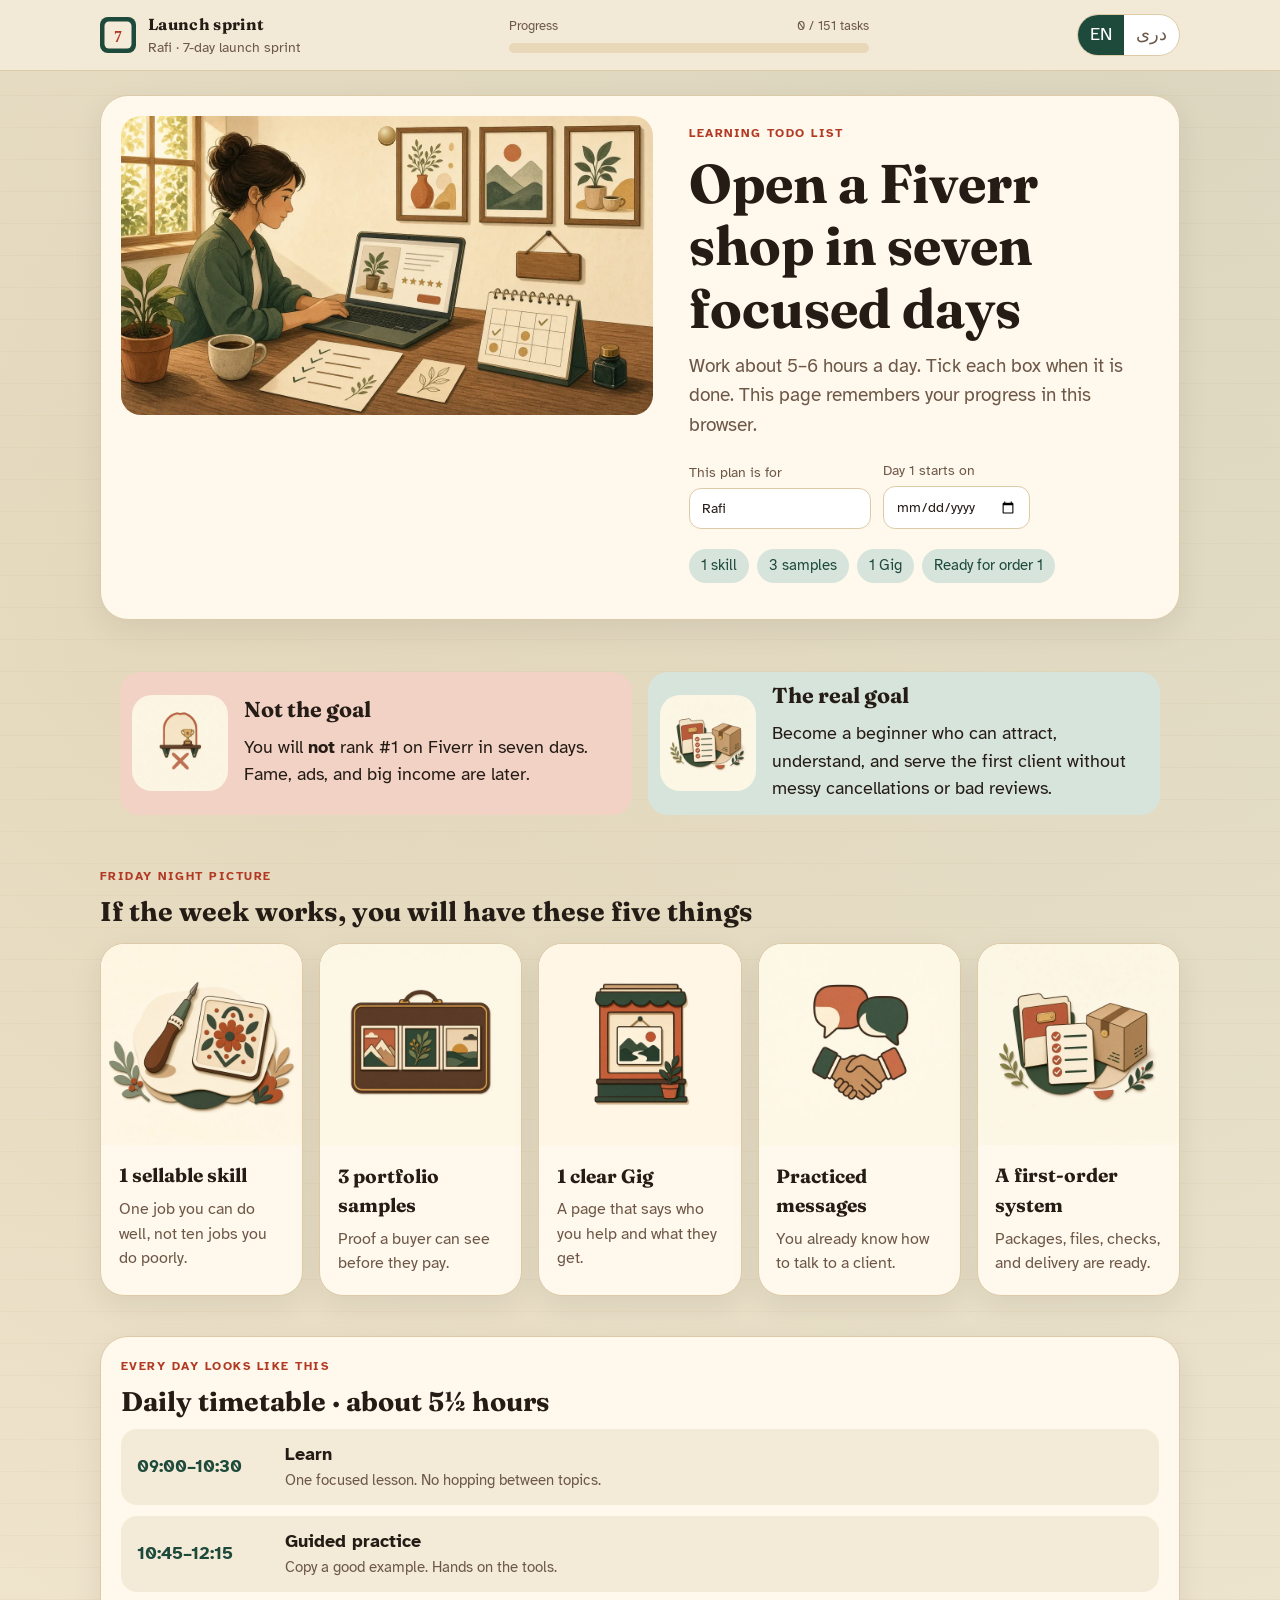
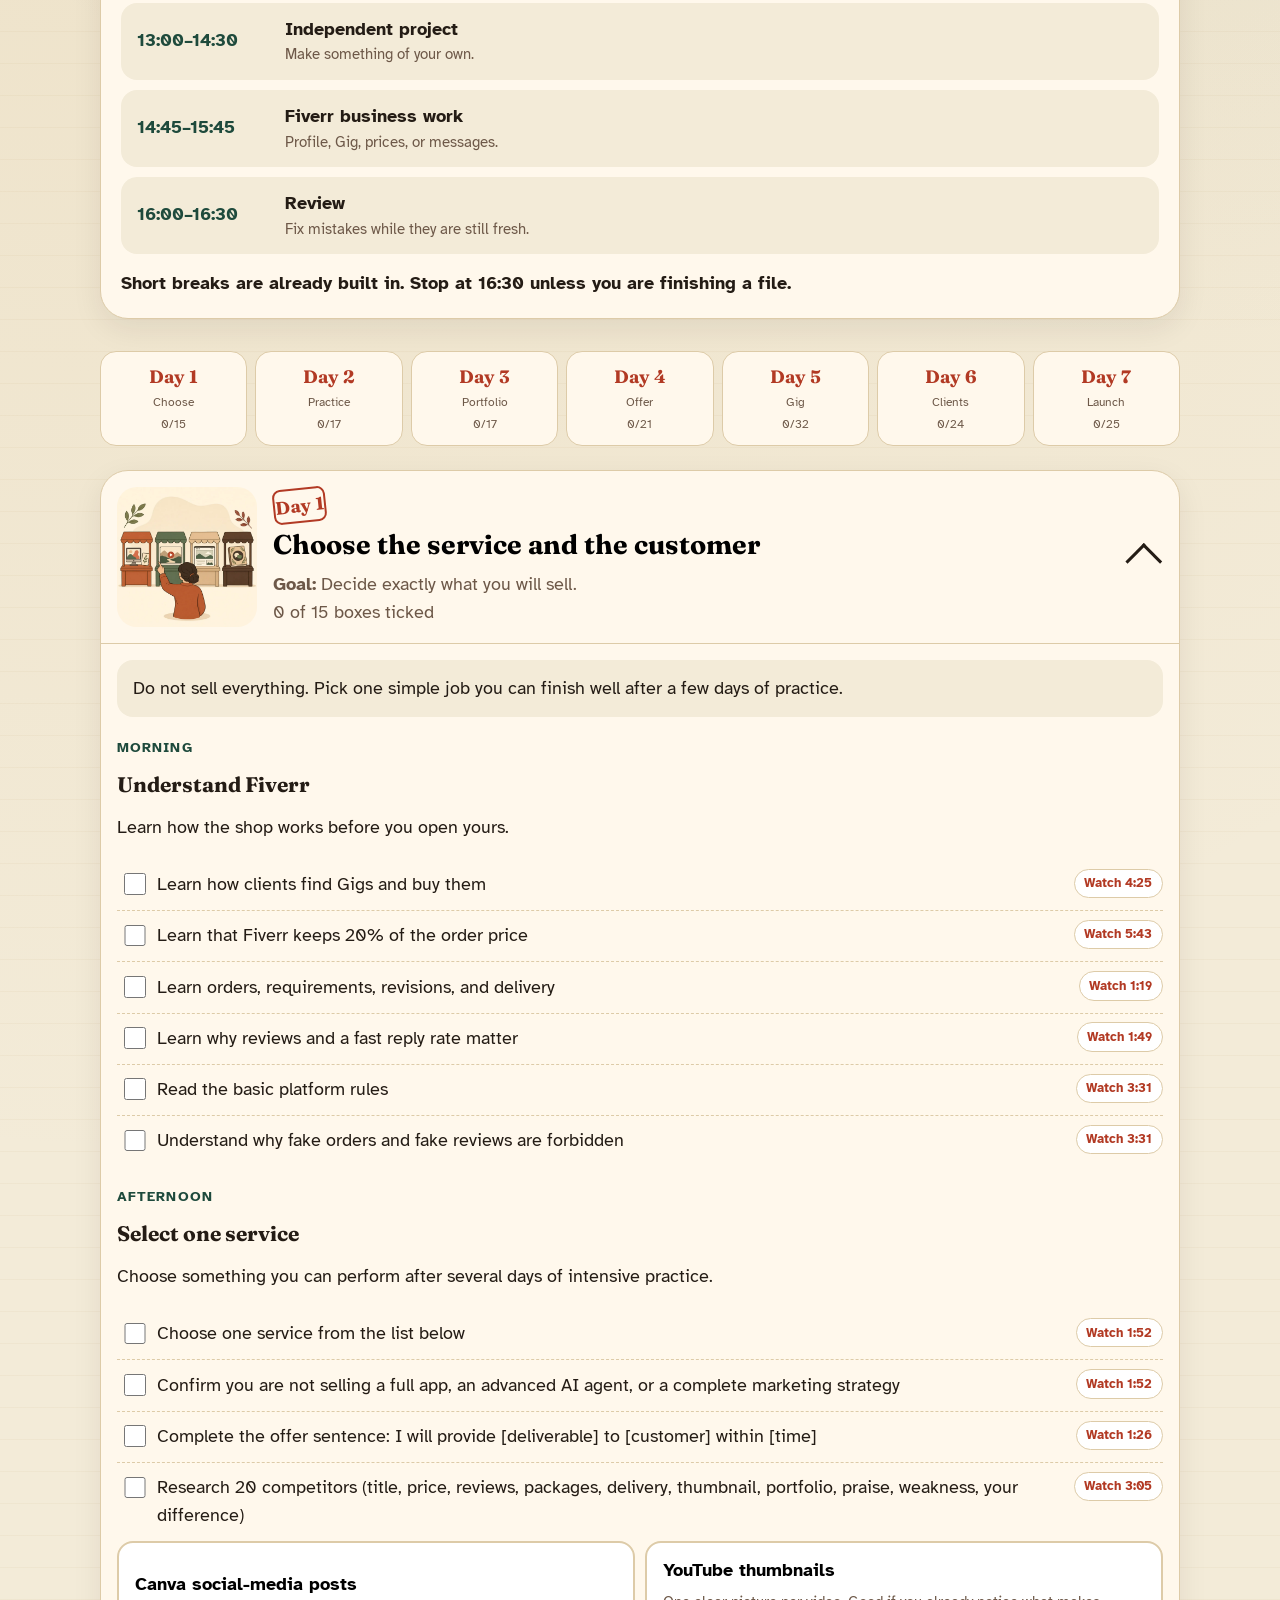
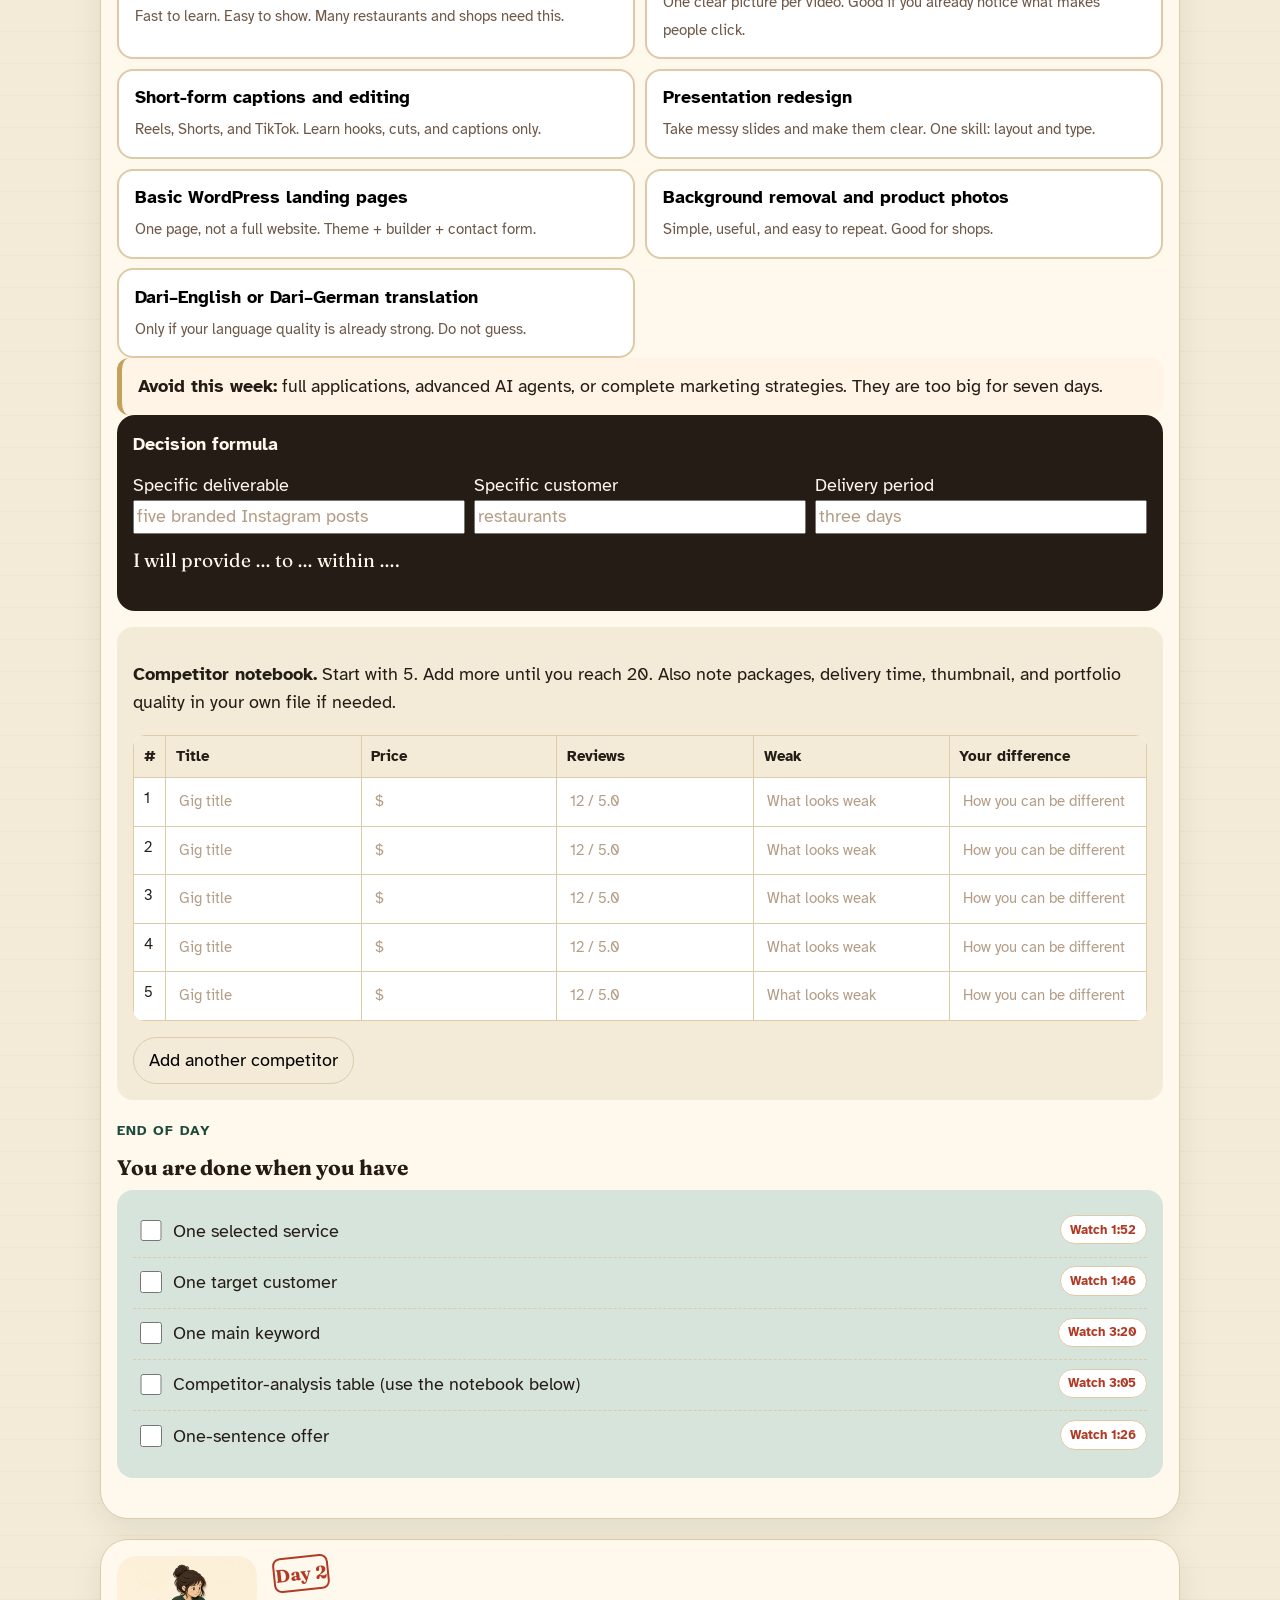
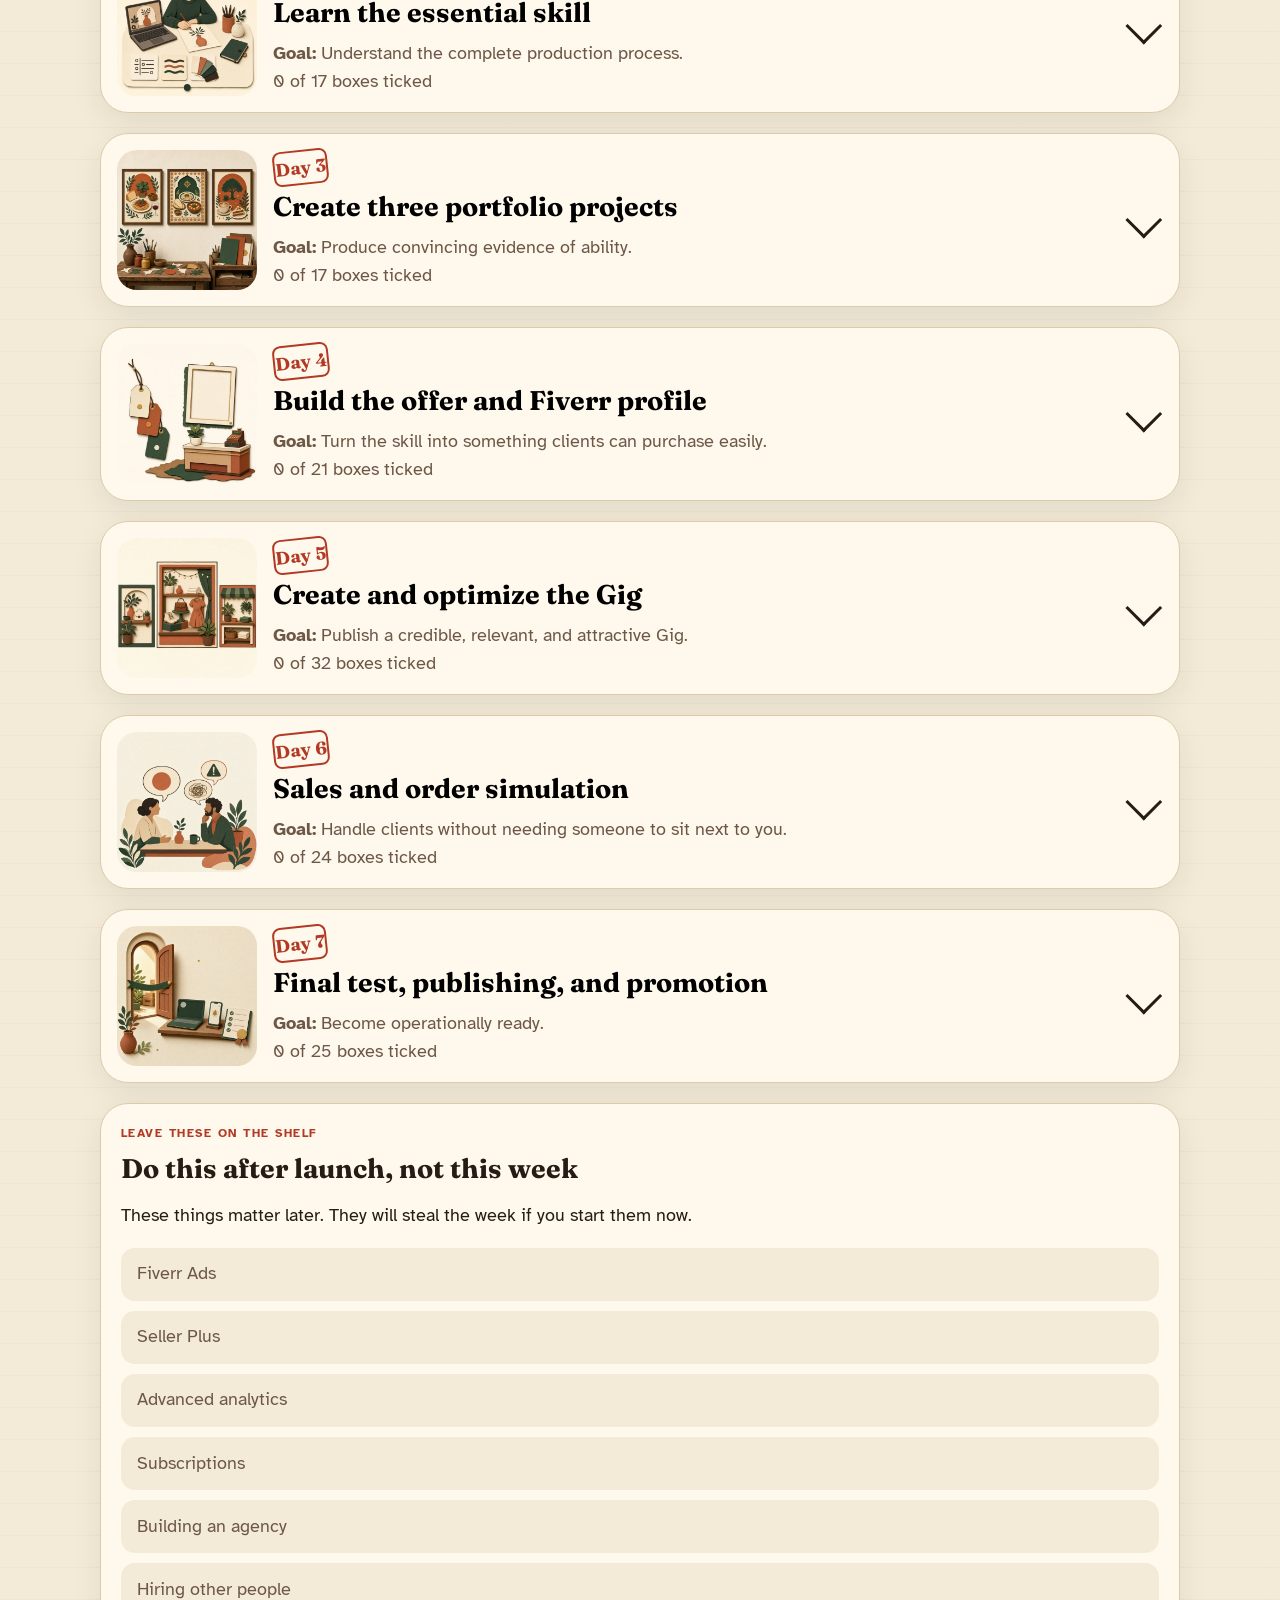
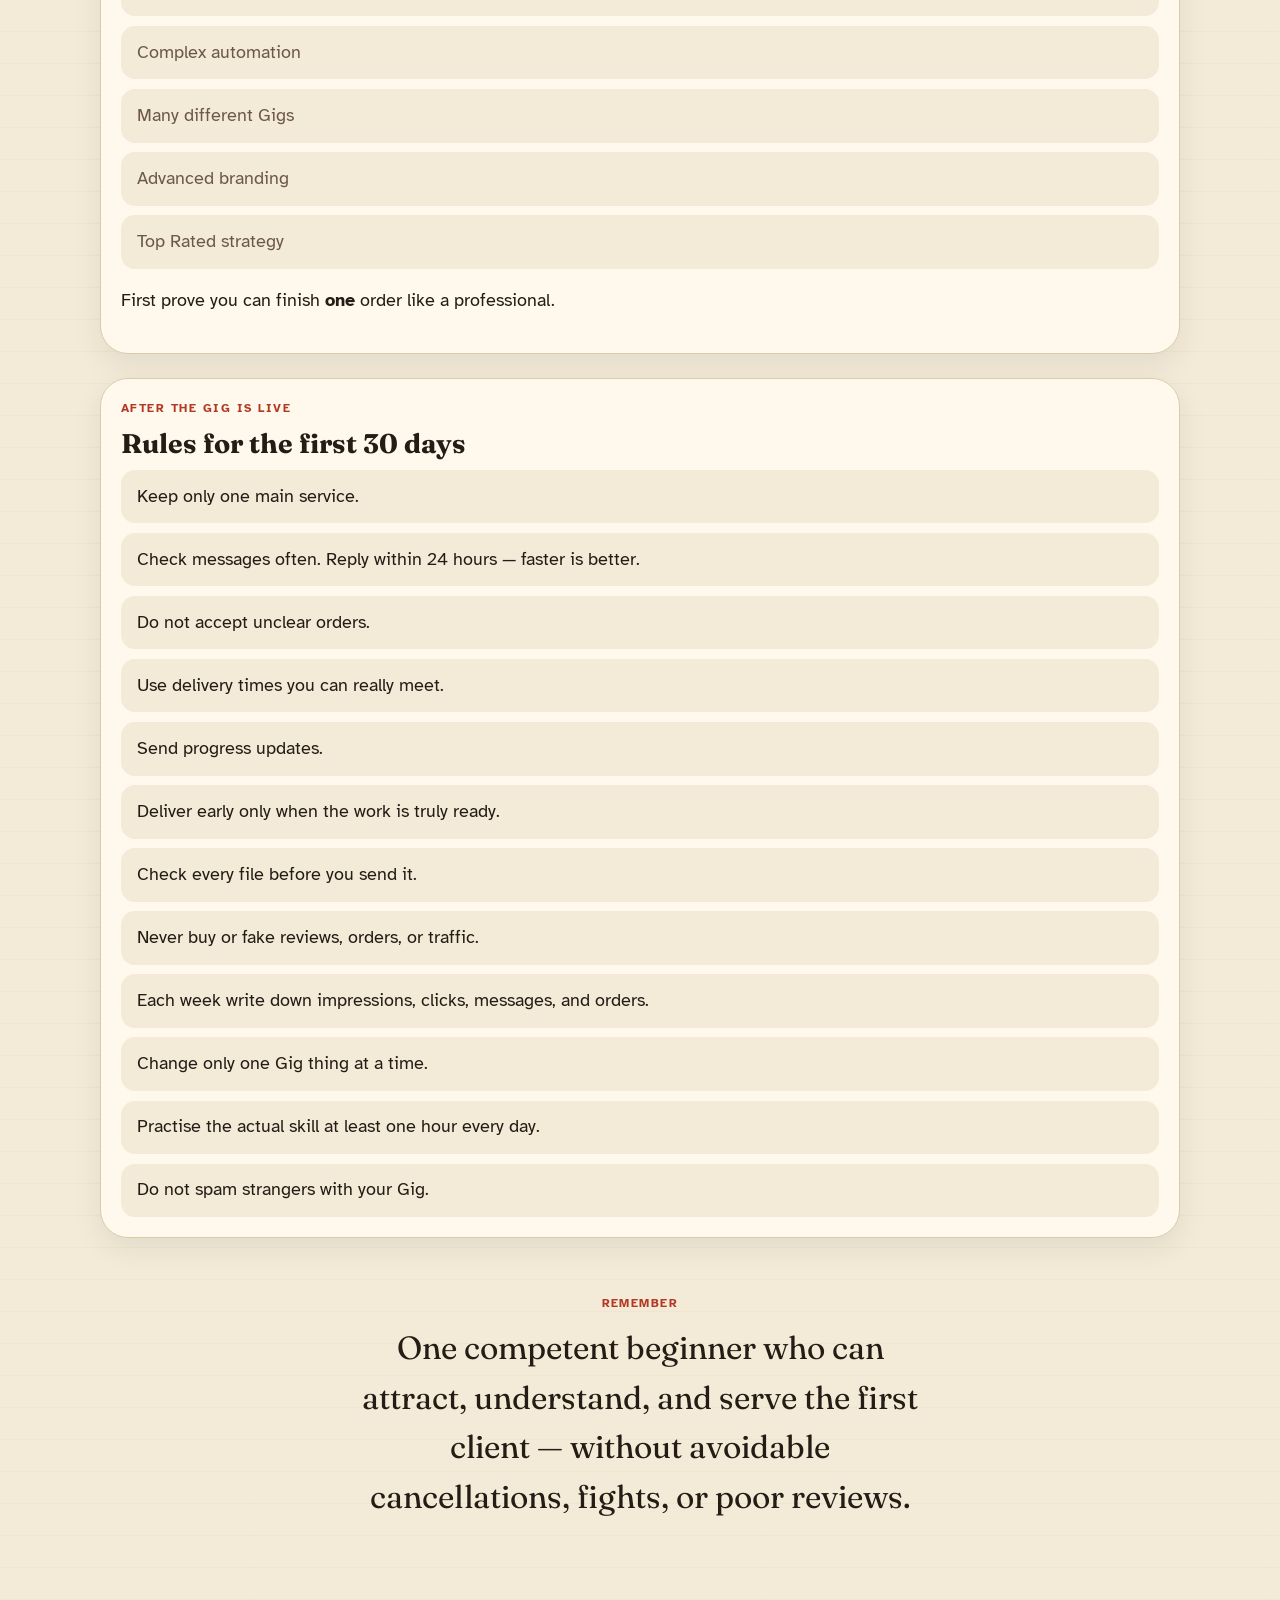
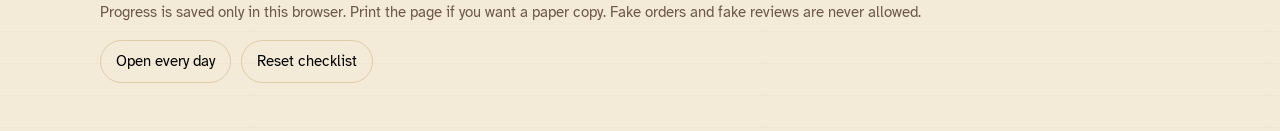
<file: index.html>
<!DOCTYPE html>
<html lang="en">
<head>
  <meta charset="utf-8">
  <meta name="viewport" content="width=device-width, initial-scale=1">
  <title>7-Day Fiverr Launch Sprint — Illustrated Checklist</title>
  <meta name="description" content="A simple one-week learning checklist: one sellable skill, three portfolio samples, one Fiverr Gig, and a system ready for the first order.">
  <meta name="theme-color" content="#1e4a3c">
  <link rel="icon" href="favicon.svg" type="image/svg+xml">
  <link rel="preconnect" href="https://fonts.googleapis.com">
  <link rel="preconnect" href="https://fonts.gstatic.com" crossorigin>
  <link href="https://fonts.googleapis.com/css2?family=Atkinson+Hyperlegible:ital,wght@0,400;0,700;1,400&family=Fraunces:opsz,wght@9..144,560;9..144,700&family=Vazirmatn:wght@400;500;700&display=swap" rel="stylesheet">
  <link rel="stylesheet" href="styles.css">
</head>
<body>
  <a class="skip" href="#week" data-i18n="skip">Skip to the 7-day plan</a>

  <header class="topbar">
    <div class="wrap topbar-inner">
      <div class="brand">
        <svg width="36" height="36" viewBox="0 0 64 64" aria-hidden="true">
          <rect width="64" height="64" rx="14" fill="#1E4A3C"/>
          <rect x="8" y="8" width="48" height="48" rx="8" fill="#F4EBD8"/>
          <text x="32" y="44" text-anchor="middle" font-family="Georgia, serif" font-size="28" font-weight="700" fill="#B23A24">7</text>
        </svg>
        <div>
          <strong data-i18n="brand">Launch sprint</strong>
          <span id="learner-label">A one-week checklist</span>
        </div>
      </div>
      <div class="progress-block">
        <div class="progress-label">
          <span data-i18n="progress">Progress</span>
          <span id="progress-text">0 / 0</span>
        </div>
        <div class="progress" aria-hidden="true"><span id="progress-bar"></span></div>
      </div>
      <div class="lang-switch" role="group" aria-label="Language" data-i18n-aria="langLabel">
        <button type="button" data-lang="en" aria-pressed="true">EN</button>
        <button type="button" data-lang="prs" aria-pressed="false">دری</button>
      </div>
    </div>
  </header>

  <main class="wrap">
    <section class="hero">
      <div class="hero-art">
        <span class="pin" aria-hidden="true"></span>
        <img src="assets/hero-workshop.webp" width="1280" height="720" alt="A freelancer at a workshop desk with a laptop, checklist, calendar, and three sample designs on the wall">
      </div>
      <div class="hero-copy">
        <p class="kicker" data-i18n="kickerTodo">Learning todo list</p>
        <h1 data-i18n="heroTitle">Open a Fiverr shop in seven focused days</h1>
        <p class="lede" data-i18n="heroLede">Work about 5–6 hours a day. Tick each box when it is done. This page remembers your progress in this browser.</p>
        <div class="learner">
          <label><span data-i18n="planFor">This plan is for</span>
            <input id="learner-name" type="text" maxlength="40" placeholder="Rafi" autocomplete="name">
          </label>
          <label><span data-i18n="day1Starts">Day 1 starts on</span>
            <input id="start-date" type="date">
          </label>
        </div>
        <div class="chips">
          <span class="chip" data-i18n="chipSkill">1 skill</span>
          <span class="chip" data-i18n="chipSamples">3 samples</span>
          <span class="chip" data-i18n="chipGig">1 Gig</span>
          <span class="chip" data-i18n="chipReady">Ready for order 1</span>
        </div>
      </div>
    </section>

    <section class="honest" aria-label="What this week can and cannot do" data-i18n-aria="honestLabel">
      <article class="honest-card no">
        <img src="assets/honest-not-rank.webp" width="256" height="256" alt="A trophy sitting out of reach on a high shelf">
        <div>
          <h2 data-i18n="notGoal">Not the goal</h2>
          <p data-i18n="notGoalText">You will <strong>not</strong> rank #1 on Fiverr in seven days. Fame, ads, and big income are later.</p>
        </div>
      </article>
      <article class="honest-card yes">
        <img src="assets/outcome-system.webp" width="256" height="256" alt="A neat folder, checklist, and package ready to send">
        <div>
          <h2 data-i18n="realGoal">The real goal</h2>
          <p data-i18n="realGoalText">Become a beginner who can attract, understand, and serve the first client without messy cancellations or bad reviews.</p>
        </div>
      </article>
    </section>

    <header class="section-head">
      <p class="kicker" data-i18n="fridayKicker">Friday night picture</p>
      <h2 data-i18n="fridayTitle">If the week works, you will have these five things</h2>
    </header>
    <section class="outcomes" aria-label="Five outcomes of the sprint" data-i18n-aria="outcomesLabel">
      <article class="outcome">
        <img src="assets/outcome-skill.webp" width="400" height="400" alt="One finished design on a desk next to a craft tool">
        <div><strong data-i18n="outSkill">1 sellable skill</strong><p data-i18n="outSkillText">One job you can do well, not ten jobs you do poorly.</p></div>
      </article>
      <article class="outcome">
        <img src="assets/outcome-portfolio.webp" width="400" height="400" alt="Three framed sample pictures in a row">
        <div><strong data-i18n="outPort">3 portfolio samples</strong><p data-i18n="outPortText">Proof a buyer can see before they pay.</p></div>
      </article>
      <article class="outcome">
        <img src="assets/outcome-gig.webp" width="400" height="400" alt="A shop window with one clear product picture">
        <div><strong data-i18n="outGig">1 clear Gig</strong><p data-i18n="outGigText">A page that says who you help and what they get.</p></div>
      </article>
      <article class="outcome">
        <img src="assets/outcome-talk.webp" width="400" height="400" alt="Two speech bubbles and a handshake">
        <div><strong data-i18n="outTalk">Practiced messages</strong><p data-i18n="outTalkText">You already know how to talk to a client.</p></div>
      </article>
      <article class="outcome">
        <img src="assets/outcome-system.webp" width="400" height="400" alt="Folder, checklist, and delivery box">
        <div><strong data-i18n="outSys">A first-order system</strong><p data-i18n="outSysText">Packages, files, checks, and delivery are ready.</p></div>
      </article>
    </section>

    <section class="panel">
      <p class="kicker" data-i18n="timeKicker">Every day looks like this</p>
      <h2 data-i18n="timeTitle">Daily timetable · about 5½ hours</h2>
      <ol class="timetable">
        <li>
          <time datetime="09:00">09:00–10:30</time>
          <div><strong data-i18n="slotLearn">Learn</strong><small data-i18n="slotLearnText">One focused lesson. No hopping between topics.</small></div>
        </li>
        <li>
          <time datetime="10:45">10:45–12:15</time>
          <div><strong data-i18n="slotGuided">Guided practice</strong><small data-i18n="slotGuidedText">Copy a good example. Hands on the tools.</small></div>
        </li>
        <li>
          <time datetime="13:00">13:00–14:30</time>
          <div><strong data-i18n="slotOwn">Independent project</strong><small data-i18n="slotOwnText">Make something of your own.</small></div>
        </li>
        <li>
          <time datetime="14:45">14:45–15:45</time>
          <div><strong data-i18n="slotBiz">Fiverr business work</strong><small data-i18n="slotBizText">Profile, Gig, prices, or messages.</small></div>
        </li>
        <li>
          <time datetime="16:00">16:00–16:30</time>
          <div><strong data-i18n="slotReview">Review</strong><small data-i18n="slotReviewText">Fix mistakes while they are still fresh.</small></div>
        </li>
      </ol>
      <p class="hours-note" data-i18n="hoursNote">Short breaks are already built in. Stop at 16:30 unless you are finishing a file.</p>
    </section>

    <nav class="week-map" id="week" aria-label="Jump to a day" data-i18n-aria="weekLabel"></nav>
    <div id="days"></div>

    <section class="later">
      <p class="kicker" data-i18n="laterKicker">Leave these on the shelf</p>
      <h2 data-i18n="laterTitle">Do this after launch, not this week</h2>
      <p data-i18n="laterIntro">These things matter later. They will steal the week if you start them now.</p>
      <div class="lock-grid">
        <div class="lock" data-i18n="lockAds">Fiverr Ads</div>
        <div class="lock" data-i18n="lockPlus">Seller Plus</div>
        <div class="lock" data-i18n="lockAnalytics">Advanced analytics</div>
        <div class="lock" data-i18n="lockSubs">Subscriptions</div>
        <div class="lock" data-i18n="lockAgency">Building an agency</div>
        <div class="lock" data-i18n="lockHire">Hiring other people</div>
        <div class="lock" data-i18n="lockAuto">Complex automation</div>
        <div class="lock" data-i18n="lockMany">Many different Gigs</div>
        <div class="lock" data-i18n="lockBrand">Advanced branding</div>
        <div class="lock" data-i18n="lockTop">Top Rated strategy</div>
      </div>
      <p data-i18n="laterClose">First prove you can finish <strong>one</strong> order like a professional.</p>
    </section>

    <section class="rules">
      <p class="kicker" data-i18n="rulesKicker">After the Gig is live</p>
      <h2 data-i18n="rulesTitle">Rules for the first 30 days</h2>
      <div class="rule-grid">
        <div class="rule" data-i18n="rule1">Keep only one main service.</div>
        <div class="rule" data-i18n="rule2">Check messages often. Reply within 24 hours — faster is better.</div>
        <div class="rule" data-i18n="rule3">Do not accept unclear orders.</div>
        <div class="rule" data-i18n="rule4">Use delivery times you can really meet.</div>
        <div class="rule" data-i18n="rule5">Send progress updates.</div>
        <div class="rule" data-i18n="rule6">Deliver early only when the work is truly ready.</div>
        <div class="rule" data-i18n="rule7">Check every file before you send it.</div>
        <div class="rule" data-i18n="rule8">Never buy or fake reviews, orders, or traffic.</div>
        <div class="rule" data-i18n="rule9">Each week write down impressions, clicks, messages, and orders.</div>
        <div class="rule" data-i18n="rule10">Change only one Gig thing at a time.</div>
        <div class="rule" data-i18n="rule11">Practise the actual skill at least one hour every day.</div>
        <div class="rule" data-i18n="rule12">Do not spam strangers with your Gig.</div>
      </div>
    </section>

    <section class="finish">
      <p class="kicker" data-i18n="remember">Remember</p>
      <blockquote data-i18n="finishQuote">One competent beginner who can attract, understand, and serve the first client — without avoidable cancellations, fights, or poor reviews.</blockquote>
    </section>
  </main>

  <footer class="wrap">
    <p data-i18n="footer">Progress is saved only in this browser. Print the page if you want a paper copy. Fake orders and fake reviews are never allowed.</p>
    <div class="actions">
      <button class="ghost" id="expand-all" type="button" data-i18n="expandAll">Open every day</button>
      <button class="ghost" id="reset-progress" type="button" data-i18n="reset">Reset checklist</button>
    </div>
  </footer>

  <noscript>
    <p class="wrap" data-i18n="noscript">Turn on JavaScript to tick the boxes and save your progress.</p>
  </noscript>
  <script src="i18n.js"></script>
  <script src="videos.js"></script>
  <script src="app.js"></script>
</body>
</html>
</file>
<file: styles.css>
:root {
  --paper: #f3ebd8;
  --paper-deep: #e8d7b8;
  --card: #fff8ec;
  --ink: #241c15;
  --muted: #6d5848;
  --line: #ddcba8;
  --stamp: #b23a24;
  --stamp-soft: #f3d2c6;
  --forest: #1e4a3c;
  --forest-soft: #d7e4dc;
  --gold: #c6a15b;
  --brass: #b08948;
  --shadow: 0 10px 30px rgba(36, 28, 21, 0.08);
  --display: "Fraunces", "Palatino Linotype", Palatino, serif;
  --sans: "Atkinson Hyperlegible", "Segoe UI", sans-serif;
}

*,
*::before,
*::after {
  box-sizing: border-box;
}

html {
  scroll-behavior: smooth;
}

body {
  margin: 0;
  color: var(--ink);
  font-family: var(--sans);
  font-size: 1.125rem;
  line-height: 1.55;
  background:
    radial-gradient(circle at 12% 8%, rgba(198, 161, 91, 0.18), transparent 28%),
    radial-gradient(circle at 90% 0%, rgba(30, 74, 60, 0.1), transparent 24%),
    repeating-linear-gradient(
      transparent,
      transparent 31px,
      rgba(221, 203, 168, 0.35) 32px
    ),
    var(--paper);
}

img {
  max-width: 100%;
  height: auto;
  display: block;
}

button,
input,
select,
textarea {
  font: inherit;
}

a {
  color: var(--forest);
}

.skip {
  position: absolute;
  left: 1rem;
  top: -4rem;
  background: var(--ink);
  color: var(--card);
  padding: 0.6rem 1rem;
  z-index: 20;
}

.skip:focus {
  top: 1rem;
}

.wrap {
  width: min(1080px, calc(100% - 2rem));
  margin-inline: auto;
}

.topbar {
  position: sticky;
  top: 0;
  z-index: 10;
  background: rgba(243, 235, 216, 0.92);
  backdrop-filter: blur(12px);
  border-bottom: 1px solid var(--line);
}

.topbar-inner {
  display: flex;
  gap: 1rem;
  align-items: center;
  justify-content: space-between;
  padding: 0.75rem 0;
}

.brand {
  display: flex;
  gap: 0.75rem;
  align-items: center;
  min-width: 0;
}

.brand strong {
  display: block;
  font-family: var(--display);
  font-size: 1rem;
  letter-spacing: 0.02em;
}

.brand span {
  display: block;
  color: var(--muted);
  font-size: 0.85rem;
}

.progress-block {
  flex: 1;
  max-width: 360px;
}

.lang-switch {
  display: flex;
  flex-shrink: 0;
  border: 1px solid var(--line);
  border-radius: 999px;
  overflow: hidden;
  background: #fff;
}

.lang-switch button {
  border: 0;
  background: transparent;
  color: var(--muted);
  padding: 0.4rem 0.75rem;
  cursor: pointer;
}

.lang-switch button.active {
  background: var(--forest);
  color: #fff;
}

.progress-label {
  display: flex;
  justify-content: space-between;
  font-size: 0.8rem;
  color: var(--muted);
  margin-bottom: 0.35rem;
}

.progress {
  height: 10px;
  background: var(--paper-deep);
  border-radius: 999px;
  overflow: hidden;
}

.progress > span {
  display: block;
  height: 100%;
  width: 0%;
  background: linear-gradient(90deg, var(--forest), #3d7a64);
  border-radius: inherit;
  transition: width 240ms ease;
}

.hero,
.panel,
.day,
.later,
.rules {
  background: var(--card);
  border: 1px solid var(--line);
  box-shadow: var(--shadow);
  border-radius: 28px;
}

.hero {
  display: grid;
  gap: 1.5rem;
  margin: 1.5rem auto 2rem;
  padding: 1rem;
}

.hero-art {
  position: relative;
}

.hero-art img,
.frame img,
.day-art img,
.outcome img,
.honest img {
  width: 100%;
  border-radius: 20px;
  background: var(--paper);
}

.pin {
  position: absolute;
  width: 18px;
  height: 18px;
  border-radius: 50%;
  background: radial-gradient(circle at 35% 30%, #f3e0b0, var(--brass) 55%, #7a5a22);
  box-shadow: 0 2px 0 #7a5a22;
  top: 10px;
  left: 50%;
  transform: translateX(-50%);
}

.kicker {
  color: var(--stamp);
  font-weight: 700;
  letter-spacing: 0.12em;
  text-transform: uppercase;
  font-size: 0.78rem;
  margin: 0 0 0.6rem;
}

h1,
h2,
h3 {
  font-family: var(--display);
  line-height: 1.15;
  margin: 0 0 0.7rem;
}

h1 {
  font-size: clamp(2rem, 5vw, 3.4rem);
  font-weight: 700;
}

.lede {
  font-size: 1.2rem;
  color: var(--muted);
  margin: 0 0 1.2rem;
}

.hero-copy {
  padding: 0.5rem 0.75rem 1rem;
}

.learner {
  display: flex;
  flex-wrap: wrap;
  gap: 0.75rem;
  align-items: end;
  margin: 1rem 0 1.25rem;
}

.learner label {
  display: grid;
  gap: 0.3rem;
  font-size: 0.85rem;
  color: var(--muted);
}

.learner input,
.field input,
.field textarea,
.score input {
  border: 1px solid var(--line);
  background: #fff;
  color: var(--ink);
  border-radius: 12px;
  padding: 0.55rem 0.75rem;
  min-width: 0;
}

::placeholder {
  color: #b39d86;
  opacity: 1;
}

.chips {
  display: flex;
  flex-wrap: wrap;
  gap: 0.5rem;
}

.chip {
  background: var(--forest-soft);
  color: var(--forest);
  border-radius: 999px;
  padding: 0.35rem 0.75rem;
  font-size: 0.92rem;
}

.honest {
  display: grid;
  gap: 1rem;
  margin-bottom: 2rem;
  padding: 1rem;
}

.honest-card {
  display: grid;
  grid-template-columns: 96px 1fr;
  gap: 1rem;
  align-items: center;
  padding: 0.75rem;
  border-radius: 20px;
}

.honest-card.no {
  background: var(--stamp-soft);
}

.honest-card.yes {
  background: var(--forest-soft);
}

.honest-card h2 {
  font-size: 1.35rem;
}

.honest-card p {
  margin: 0;
}

.section-head {
  margin: 0 0 1rem;
}

.outcomes {
  display: grid;
  gap: 1rem;
  margin-bottom: 2.5rem;
}

.outcome {
  background: var(--card);
  border: 1px solid var(--line);
  border-radius: 24px;
  overflow: hidden;
  box-shadow: var(--shadow);
}

.outcome img {
  border-radius: 0;
  aspect-ratio: 1;
  object-fit: cover;
}

.outcome div {
  padding: 1rem 1.1rem 1.2rem;
}

.outcome strong {
  display: block;
  font-family: var(--display);
  font-size: 1.2rem;
  margin-bottom: 0.35rem;
}

.outcome p {
  margin: 0;
  color: var(--muted);
  font-size: 1rem;
}

.panel {
  padding: 1.25rem;
  margin-bottom: 2rem;
}

.timetable {
  list-style: none;
  margin: 0;
  padding: 0;
  display: grid;
  gap: 0.65rem;
}

.timetable li {
  display: grid;
  grid-template-columns: 8.5rem 1fr;
  gap: 0.75rem;
  align-items: center;
  background: var(--paper);
  border-radius: 16px;
  padding: 0.8rem 1rem;
}

.timetable time {
  font-weight: 700;
  color: var(--forest);
}

.timetable small {
  display: block;
  color: var(--muted);
}

.hours-note {
  margin: 1rem 0 0;
  font-weight: 700;
}

.week-map {
  display: grid;
  grid-template-columns: repeat(7, minmax(0, 1fr));
  gap: 0.5rem;
  margin-bottom: 1.5rem;
}

.week-map a {
  text-decoration: none;
  color: inherit;
  background: var(--card);
  border: 1px solid var(--line);
  border-radius: 16px;
  padding: 0.7rem 0.4rem;
  text-align: center;
  min-height: 92px;
  display: grid;
  align-content: center;
  gap: 0.15rem;
}

.week-map a.today {
  outline: 3px solid var(--gold);
}

.week-map a.done {
  background: var(--forest-soft);
}

.week-map b {
  display: block;
  font-family: var(--display);
  color: var(--stamp);
}

.week-map span {
  display: block;
  font-size: 0.78rem;
  color: var(--muted);
}

.day {
  margin-bottom: 1.25rem;
  overflow: hidden;
}

.day-summary {
  width: 100%;
  border: 0;
  background: transparent;
  text-align: left;
  display: grid;
  grid-template-columns: 140px 1fr auto;
  gap: 1rem;
  align-items: center;
  padding: 1rem;
  cursor: pointer;
}

.day-art {
  position: relative;
}

.day-art img {
  aspect-ratio: 1;
  object-fit: cover;
}

.stamp {
  display: inline-flex;
  align-items: center;
  justify-content: center;
  min-width: 3.2rem;
  height: 2.2rem;
  border: 2px solid var(--stamp);
  color: var(--stamp);
  border-radius: 8px;
  font-family: var(--display);
  font-weight: 700;
  transform: rotate(-6deg);
  margin-bottom: 0.4rem;
}

.day-summary p {
  margin: 0;
  color: var(--muted);
}

.chevron {
  width: 1.6rem;
  height: 1.6rem;
  border-right: 3px solid var(--ink);
  border-bottom: 3px solid var(--ink);
  transform: rotate(45deg);
  justify-self: end;
  margin-right: 0.4rem;
}

.day.open .chevron {
  transform: rotate(-135deg);
  margin-top: 0.5rem;
}

.day-body {
  display: none;
  padding: 0 1rem 1.25rem;
  border-top: 1px solid var(--line);
}

.day.open .day-body {
  display: block;
}

.plain {
  background: var(--paper);
  border-radius: 16px;
  padding: 0.9rem 1rem;
  margin: 1rem 0;
}

.block {
  margin: 1.25rem 0;
}

.when {
  color: var(--forest);
  font-weight: 700;
  font-size: 0.85rem;
  letter-spacing: 0.08em;
  text-transform: uppercase;
}

.task-row {
  display: grid;
  grid-template-columns: minmax(0, 1fr) auto;
  gap: 0.45rem 0.7rem;
  align-items: start;
  border-bottom: 1px dashed var(--line);
}

.task-row:last-child {
  border-bottom: 0;
}

.task {
  display: grid;
  grid-template-columns: 1.6rem 1fr;
  gap: 0.7rem;
  align-items: start;
  padding: 0.7rem 0.2rem;
  border-bottom: 0;
}

.watch {
  display: inline-flex;
  align-items: center;
  gap: 0.3rem;
  margin-top: 0.55rem;
  font-size: 0.82rem;
  font-weight: 700;
  text-decoration: none;
  color: var(--stamp);
  white-space: nowrap;
  border: 1px solid var(--line);
  border-radius: 999px;
  padding: 0.22rem 0.6rem;
  background: #fff;
}

.watch:hover,
.watch:focus-visible {
  border-color: var(--stamp);
  background: var(--stamp-soft);
}

.study-line {
  display: grid;
  grid-template-columns: minmax(0, 1fr) auto;
  gap: 0.5rem;
  align-items: start;
  margin: 0.35rem 0;
}

.study-line .watch {
  margin-top: 0;
}

.task input {
  width: 1.35rem;
  height: 1.35rem;
  margin-top: 0.15rem;
  accent-color: var(--forest);
}

.task.done span {
  color: var(--muted);
  text-decoration: line-through;
  text-decoration-thickness: 2px;
}

.choices {
  display: grid;
  gap: 0.6rem;
}

.choice {
  text-align: left;
  border: 2px solid var(--line);
  background: #fff;
  border-radius: 16px;
  padding: 0.85rem 1rem;
  cursor: pointer;
}

.choice.selected {
  border-color: var(--forest);
  background: var(--forest-soft);
}

.choice b {
  display: block;
  margin-bottom: 0.2rem;
}

.choice span {
  color: var(--muted);
  font-size: 0.95rem;
}

.warn {
  background: #fff4e5;
  border-left: 5px solid var(--gold);
  padding: 0.9rem 1rem;
  border-radius: 12px;
}

.formula {
  background: var(--ink);
  color: var(--card);
  border-radius: 18px;
  padding: 1rem;
}

.formula .row {
  display: grid;
  gap: 0.6rem;
  margin-top: 0.8rem;
}

.formula input {
  width: 100%;
}

.preview {
  margin-top: 0.8rem;
  font-family: var(--display);
  font-size: 1.2rem;
}

.table-wrap {
  overflow-x: auto;
}

table {
  width: 100%;
  border-collapse: collapse;
  background: #fff;
  border-radius: 12px;
  overflow: hidden;
}

th,
td {
  border: 1px solid var(--line);
  padding: 0.55rem 0.6rem;
  text-align: left;
  font-size: 0.95rem;
  vertical-align: top;
}

th {
  background: var(--paper);
}

td input,
td textarea {
  width: 100%;
  border: 0;
  padding: 0.2rem;
  background: transparent;
  resize: vertical;
}

.deliverables {
  background: var(--forest-soft);
  border-radius: 16px;
  padding: 1rem;
}

.widget {
  background: var(--paper);
  border-radius: 16px;
  padding: 1rem;
  margin: 1rem 0;
}

.price-out {
  display: grid;
  grid-template-columns: 1fr 1fr;
  gap: 0.6rem;
  margin-top: 0.8rem;
}

.price-out div {
  background: #fff;
  border-radius: 12px;
  padding: 0.8rem;
}

.price-out b {
  display: block;
  font-size: 1.4rem;
  font-family: var(--display);
}

.copy-list {
  display: grid;
  gap: 0.75rem;
}

.copy-card {
  background: #fff;
  border: 1px solid var(--line);
  border-radius: 14px;
  padding: 0.8rem;
}

.copy-card header {
  display: flex;
  justify-content: space-between;
  gap: 0.5rem;
  align-items: center;
  margin-bottom: 0.4rem;
}

.copy-card button {
  border: 0;
  background: var(--forest);
  color: #fff;
  border-radius: 999px;
  padding: 0.3rem 0.7rem;
  cursor: pointer;
}

.copy-card p {
  margin: 0;
  color: var(--muted);
}

.scores {
  display: grid;
  gap: 0.5rem;
}

.score {
  display: grid;
  grid-template-columns: 1fr 5.5rem auto;
  gap: 0.5rem;
  align-items: center;
}

.score output {
  font-weight: 700;
}

.score.pass output {
  color: var(--forest);
}

.score.fail output {
  color: var(--stamp);
}

.actions {
  display: flex;
  flex-wrap: wrap;
  gap: 0.6rem;
  margin-top: 1rem;
}

.ghost,
.primary {
  border-radius: 999px;
  padding: 0.55rem 0.95rem;
  cursor: pointer;
}

.ghost {
  background: transparent;
  border: 1px solid var(--line);
}

.primary {
  background: var(--forest);
  color: #fff;
  border: 0;
}

.later,
.rules {
  padding: 1.25rem;
  margin-bottom: 1.5rem;
}

.lock-grid,
.rule-grid {
  display: grid;
  gap: 0.6rem;
}

.lock,
.rule {
  background: var(--paper);
  border-radius: 14px;
  padding: 0.8rem 1rem;
}

.lock {
  color: var(--muted);
}

.finish {
  text-align: center;
  padding: 2rem 1rem 4rem;
}

.finish blockquote {
  font-family: var(--display);
  font-size: clamp(1.4rem, 3vw, 2rem);
  margin: 0 auto;
  max-width: 36rem;
}

footer {
  color: var(--muted);
  font-size: 0.95rem;
  padding: 0 0 3rem;
}

html[dir="rtl"] {
  --display: "Vazirmatn", Tahoma, sans-serif;
  --sans: "Vazirmatn", Tahoma, sans-serif;
}

html[dir="rtl"] body {
  font-size: 1.15rem;
  line-height: 1.7;
}

html[dir="rtl"] .kicker,
html[dir="rtl"] .when {
  letter-spacing: 0;
  text-transform: none;
}

html[dir="rtl"] .skip {
  left: auto;
  right: 1rem;
}

html[dir="rtl"] .day-summary,
html[dir="rtl"] .choice,
html[dir="rtl"] th,
html[dir="rtl"] td {
  text-align: right;
}

html[dir="rtl"] .warn {
  border-left: 0;
  border-right: 5px solid var(--gold);
}

html[dir="rtl"] .stamp {
  transform: rotate(6deg);
}

html[dir="rtl"] .chevron {
  justify-self: start;
  margin-right: 0;
  margin-left: 0.4rem;
}

html[dir="rtl"] .copy-card p[lang="en"] {
  font-family: "Atkinson Hyperlegible", "Segoe UI", sans-serif;
  font-size: 1rem;
}

@media (min-width: 800px) {
  .hero {
    grid-template-columns: 1.05fr 0.95fr;
    padding: 1.25rem;
  }

  .honest {
    grid-template-columns: 1fr 1fr;
    padding: 1.25rem;
  }

  .outcomes {
    grid-template-columns: repeat(5, minmax(0, 1fr));
  }

  .formula .row {
    grid-template-columns: repeat(3, 1fr);
  }

  .choices {
    grid-template-columns: 1fr 1fr;
  }
}

@media (max-width: 799px) {
  .topbar-inner {
    flex-wrap: wrap;
  }

  .progress-block {
    max-width: none;
    width: 100%;
  }

  .week-map {
    grid-template-columns: repeat(2, 1fr);
  }

  .day-summary {
    grid-template-columns: 88px 1fr auto;
    gap: 0.7rem;
  }

  .timetable li {
    grid-template-columns: 1fr;
  }

  .honest-card,
  .score {
    grid-template-columns: 1fr;
  }
}

@media print {
  .topbar,
  .actions,
  .chevron,
  .copy-card button {
    display: none !important;
  }

  .day-body,
  .day.open .day-body {
    display: block !important;
  }

  body {
    background: #fff;
  }

  .hero,
  .panel,
  .day,
  .later,
  .rules,
  .outcome {
    box-shadow: none;
    break-inside: avoid;
  }
}
</file>
